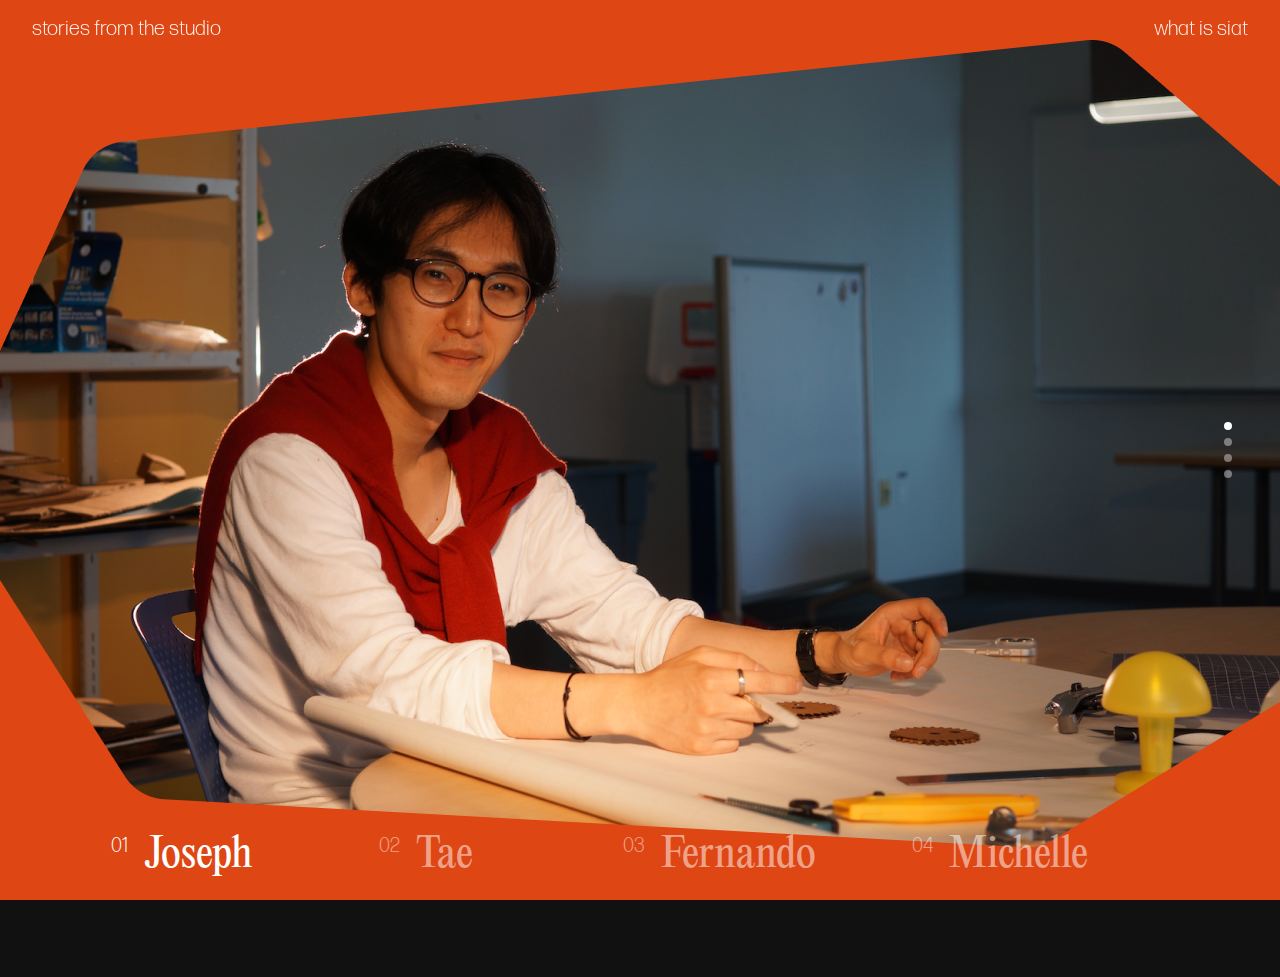
<file: index.html>
<!DOCTYPE html>
<html lang="en">
<head>
  <meta charset="UTF-8" />
  <meta name="viewport" content="width=device-width, initial-scale=1.0" />
  <title>Stories From the Studio</title>
  <link rel="stylesheet" href="css/main.css" />
</head>
<body>
    <div class="menu-bar">
        <a href="index.html" class="menu-link left">stories from the studio</a>
        <a href="pages/quotes.html" class="menu-link right">what is siat</a>

    </div>
    <div>
        <div class="step-container">
            <a href="pages/joseph.html" class="img-link">
                <div class="image-wrapper"><img src="assets/GurtLanding.png" alt="Image 1" /></div>
            </a>
            <a href="pages/tae.html" class="img-link">
                <div class="image-wrapper"><img src="assets/TaeMain.png" alt="Image 1" /></div>
            </a>
            <a href="pages/fernando.html" class="img-link">
                <div class="image-wrapper"><img src="assets/FurtLanding.png" alt="Image 1" /></div>
            </a>
            <a href="pages/michelle.html" class="img-link">
                <div class="image-wrapper"><img src="assets/MichelleMain.png" alt="Image 1" /></div>
            </a>
        </div>

        <div class="dot-nav">
            <div class="dot" data-index="0"></div>
            <div class="dot" data-index="1"></div>
            <div class="dot" data-index="2"></div>
            <div class="dot" data-index="3"></div>
        </div>
    </div>

    <div class="names-bar">
        <div class="name-layout" data-index="0">
            <div class="small-text">01</div>
            <div class="name-text">Joseph</div>
        </div>
        <div class="name-layout" data-index="1">
            <div class="small-text">02</div>
            <div class="name-text">Tae</div>
        </div>
        <div class="name-layout goRight" data-index="2">
            <div class="small-text">03</div>
            <div class="name-text">Fernando</div>
        </div>
        <div class="name-layout goRight" data-index="3">
            <div class="small-text">04</div>
            <div class="name-text">Michelle</div>
        </div>
    </div>

    <div class="custom-cursor">
        <svg class="cursor-arrow" viewBox="0 0 24 24" width="16" height="16" fill="none" xmlns="http://www.w3.org/2000/svg">
        <path d="M8 5L15 12L8 19" stroke="black" stroke-width="2" stroke-linecap="round" stroke-linejoin="round"/>
        </svg>
    </div>



  <script src="javascript/scripts.js"></script>

</body>
</html>
</file>
<file: css/main.css>
/* Fonts */

@font-face {
  font-family: PP Editorial New;
  src: url(../fonts/PPEditorialNew-Regular.otf);
}

@font-face {
    font-family: Barge;
    src: url(../fonts/fonnts.com-Barge-Regular.otf);
}

@font-face {
    font-family: Forma DJR;
    src:url(../fonts/FormaDJRText-Bold-Testing.ttf)
}

@font-face {
    font-family: Forma DJR Light;
    src:url(../fonts/FormaDJRText-Light-Testing.ttf)
}

body.bg-0 { background-color: #DE4613; } /* red/orange */
body.bg-1 { background-color: #12713D; } /* blue */
body.bg-2 { background-color: #F17E12; } /* green */
body.bg-3 { background-color: #4437ED; } /* orange/yellow */

/* Menu */

.menu-link{
    font-family: "Forma DJR Light";
    font-size: 1.3rem;
    color: #FFF5F5;
    text-decoration: none;
    display: inline-block;
    margin-left: 1rem;
    margin-right: 1rem;
}

.menu-link:hover{
    opacity: 0.7;
}
.right{
    float:right;
}

.menu-bar{
    max-width: 100%;
    padding: 1rem;
    position: sticky;
    top: 0;
    left:0;
    z-index: 5;

}


/* Lock scrolling */
html, body {
  margin: 0;
  padding: 0;
  overflow: hidden;
  height: 100vh;
  background: #111;
  font-family: sans-serif;
}

body{
    transition: all 0.2s;
    opacity: 1;
}

body.fade-out {
  opacity: 0;
}

.nav-bar{
    position: absolute;
    top:0rem;
}

.nav-Link{
    text-decoration: none;
    color: #FEFFF1;
    text-align: center;
    font-family: "Forma DJR light";
    font-size: 1.4375rem;
    font-style: normal;
    font-weight: 400;
    line-height: 101.028%; /* 1.45225rem */
    display: inline;
    float: left;
}

.img-link{
    transition: all 0.5s cubic-bezier();
    z-index: 2;
}

.right{
    align-self: right;
    text-align: right;
    float: right;
}


.step-container {
  position: relative;
  width: 100vw;
  height: 100vh;
  transform: translate(0, -4rem);
}

.image-wrapper {
  position: absolute;
  top: 50%;
  left: 50%;
  opacity: 0;
  transform: translate(-50%, -50%) scale(0.8);
  transition: transform 0.4s cubic-bezier(0.25, 0.1, 0.25, 1), opacity 0.5s ease;
  z-index: 1;
  pointer-events: none; /* disable by default */
  transition: opacity 0.3s, transform 0.3s;
}

.image-wrapper.active {
  opacity: 1;
  transform: translate(-50%, -50%) scale(1);
  pointer-events: auto; /* only the active one is clickable */
}

img {
  max-width: 100rem;
  height: auto;
  display: block;
}


/* dots */

.dot-nav {
  position: fixed;
  right: 3rem;
  top: 50%;
  transform: translateY(-50%);
  display: flex;
  flex-direction: column;
  gap: 0.5rem;
  z-index: 10;
}

.dot {
  width: 0.5rem;
  height: 0.5rem;
  border-radius: 50%;
  background-color: rgba(255, 255, 255, 0.4);
  cursor: pointer;
  transition: background-color 0.3s ease, transform 0.3s ease;
}

.dot.active {
  background-color: #fff;
}

.dot:hover{
    background-color: #fff;
}

.names-bar{
    position: absolute;
    bottom: 0;
    display: grid;
    grid-template-columns: 1fr 1fr 1fr 1fr;
    width: 85vw;
    align-content: center;
    margin-right: 1rem;
    margin-bottom: 1.5rem;
}

.small-text{
    color: #fff;
    font-family: "Forma DJR Light", sans-serif;
    font-size: 1.25rem;
    font-style: normal;
    font-weight: 400;
    line-height: 101.028%; /* 1.26288rem */
    text-align: right;
}

.name-text{
    color: #fff;
    font-family: "PP Editorial New", serif;
    font-size: 2.5rem;
    font-style: normal;
    font-weight: 400;
    line-height: 101.028%; /* 2.52569rem */
}

.name-layout{
    display: grid;
    grid-template-columns: 1fr 1fr;
    gap: 1rem;
    align-self: center;
}

.name-layout:hover{
    color: #fff;
    cursor: pointer;
}

.name-layout.active .name-text,
.name-layout.active .small-text {
  opacity: 1;
  transition: transform 0.3s ease;
}

.name-layout .name-text,
.name-layout .small-text {
  opacity: 0.5;
  transition: opacity 0.3s ease, transform 0.3s ease;
}

.name-layout:hover .name-text,
.name-layout:hover .small-text {
  opacity: 1;
  transition: opacity 0.3s ease;
}




/* media */

@media (max-width:57.8rem){
  .small-text{
    color: #fff;
    font-family: "Forma DJR Light", sans-serif;
    font-size: 1rem;
    font-style: normal;
    font-weight: 400;
    line-height: 101.028%; /* 1.26288rem */
    text-align: right;
    margin-right: 0rem;
}

.name-text{
    color: #fff;
    font-family: "PP Editorial New", serif;
    font-size: 1.5rem;
    font-style: normal;
    font-weight: 400;
    line-height: 101.028%; /* 2.52569rem */
}
}

@media (max-width:41rem){

  .names-bar{
    position: absolute;
    bottom: 0;
    display: grid;
    grid-template-columns: 1fr 1fr;
    width: 85vw;
    align-content: right;
    margin-bottom: 1.5rem;
    max-width: fit-content;
    margin-left: auto;
    margin-right: auto;
}
  .small-text{
    color: #fff;
    font-family: "Forma DJR Light", sans-serif;
    font-size: 1rem;
    font-style: normal;
    font-weight: 400;
    line-height: 101.028%; /* 1.26288rem */
    text-align: right;
    margin-right: 0rem;
}

.name-text{
    color: #fff;
    font-family: "PP Editorial New", serif;
    font-size: 1.5rem;
    font-style: normal;
    font-weight: 400;
    line-height: 101.028%; /* 2.52569rem */
    text-align: left;
}

.step-container {
  position: relative;
  width: 100vw;
  height: 100vh;
  transform: translate(0, -5rem) scale(0.7);
}

.menu-link{
    font-family: "Forma DJR Light";
    font-size: 0.8rem;
    color: #FFF5F5;
    text-decoration: none;
    display: inline-block;
    margin-left: 1rem;
    margin-right: 1rem;
}


}
</file>
